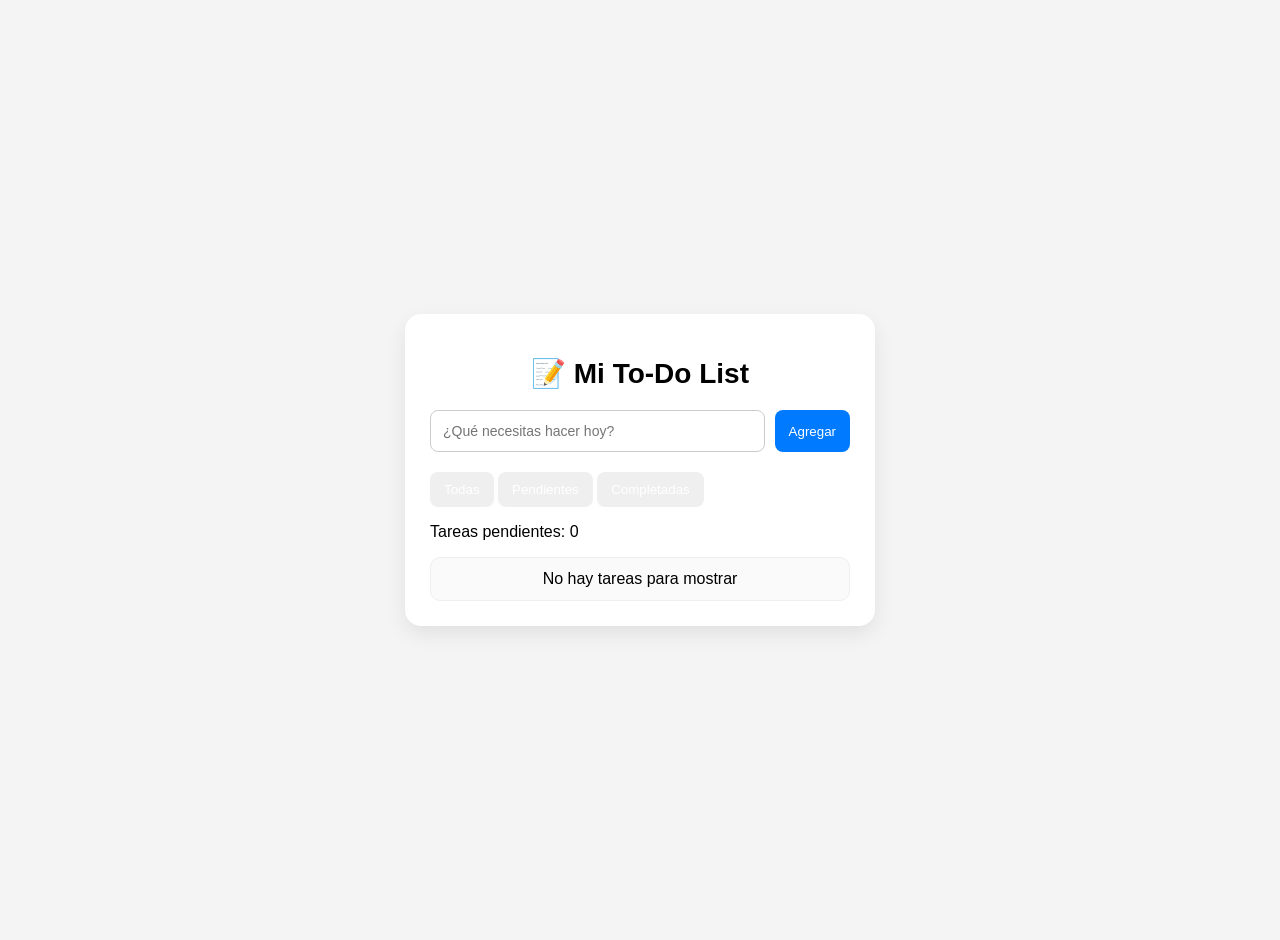
<file: index.html>
<!DOCTYPE html>
<html lang="es">
<head>
  <meta charset="UTF-8">
  <meta name="viewport" content="width=device-width, initial-scale=1.0">
  <title>To-Do List</title>
  <link rel="stylesheet" href="style.css">
</head>
<body>

  <div class="app">
    <h1>📝 Mi To-Do List</h1>

    <div class="input-container">
      <input
       id="task-input"
       type="text"
       placeholder="¿Qué necesitas hacer hoy?"
      />
      <button id="add-btn">Agregar</button>
    </div>

    <div class="filters">
      <button data-filter="all" class="active">Todas</button>
      <button data-filter="pending">Pendientes</button>
      <button data-filter="completed">Completadas</button>
    </div>

    <p class="task-counter">Tareas pendientes: 0</p>
 
    <ul id="tasklist" class="task-list"></ul>
  </div>

  <script>
    const STORAGE_KEY = 'friendly-winner-tasks';
    const taskInput = document.getElementById('task-input');
    const addBtn = document.getElementById('add-btn');
    const taskList = document.getElementById('tasklist');
    const taskCounter = document.querySelector('.task-counter');
    const filterButtons = document.querySelectorAll('.filters button');

    let tasks = loadTasks();
    let currentFilter = 'all';

    function loadTasks() {
      const raw = localStorage.getItem(STORAGE_KEY);
      if (!raw) {
        return [];
      }

      try {
        return JSON.parse(raw) || [];
      } catch (error) {
        console.warn('Error leyendo tareas desde localStorage:', error);
        return [];
      }
    }

    function saveTasks() {
      localStorage.setItem(STORAGE_KEY, JSON.stringify(tasks));
    }

    function renderTasks() {
      taskList.innerHTML = '';
      const filteredTasks = tasks.filter(task => {
        if (currentFilter === 'pending') return !task.completed;
        if (currentFilter === 'completed') return task.completed;
        return true;
      });

      if (filteredTasks.length === 0) {
        const emptyItem = document.createElement('li');
        emptyItem.className = 'task';
        emptyItem.style.justifyContent = 'center';
        emptyItem.textContent = 'No hay tareas para mostrar';
        taskList.appendChild(emptyItem);
      } else {
        filteredTasks.forEach(task => {
          const li = document.createElement('li');
          li.className = `task${task.completed ? ' completed' : ''}`;

          const text = document.createElement('span');
          text.className = 'task-text';
          text.textContent = task.text;

          const completeBtn = document.createElement('button');
          completeBtn.className = 'complete-btn';
          completeBtn.type = 'button';
          completeBtn.title = task.completed ? 'Desmarcar completado' : 'Marcar como completado';
          completeBtn.textContent = '✔';
          completeBtn.addEventListener('click', () => {
            toggleComplete(task.id);
          });

          const deleteBtn = document.createElement('button');
          deleteBtn.className = 'delete-btn';
          deleteBtn.type = 'button';
          deleteBtn.title = 'Eliminar tarea';
          deleteBtn.textContent = '🗑';
          deleteBtn.addEventListener('click', () => {
            deleteTask(task.id);
          });

          li.appendChild(text);
          li.appendChild(completeBtn);
          li.appendChild(deleteBtn);
          taskList.appendChild(li);
        });
      }

      updateCounter();
    }

    function updateCounter() {
      const pendingCount = tasks.filter(task => !task.completed).length;
      taskCounter.textContent = `Tareas pendientes: ${pendingCount}`;
    }

    function addTask() {
      const text = taskInput.value.trim();
      if (text === '') return;

      const nextId = tasks.length > 0 ? Math.max(...tasks.map(task => task.id)) + 1 : 1;
      tasks.push({ id: nextId, text, completed: false });
      taskInput.value = '';
      saveTasks();
      renderTasks();
    }

    function toggleComplete(id) {
      tasks = tasks.map(task =>
        task.id === id ? { ...task, completed: !task.completed } : task
      );
      saveTasks();
      renderTasks();
    }

    function deleteTask(id) {
      tasks = tasks.filter(task => task.id !== id);
      saveTasks();
      renderTasks();
    }

    function updateFilter(selectedFilter) {
      currentFilter = selectedFilter;
      filterButtons.forEach(button => {
        button.classList.toggle('active', button.dataset.filter === selectedFilter);
      });
      renderTasks();
    }

    addBtn.addEventListener('click', addTask);
    taskInput.addEventListener('keydown', event => {
      if (event.key === 'Enter') {
        addTask();
      }
    });

    filterButtons.forEach(button => {
      button.addEventListener('click', () => {
        updateFilter(button.dataset.filter);
      });
    });

    renderTasks();
  </script>
</body>
</html>
</file>
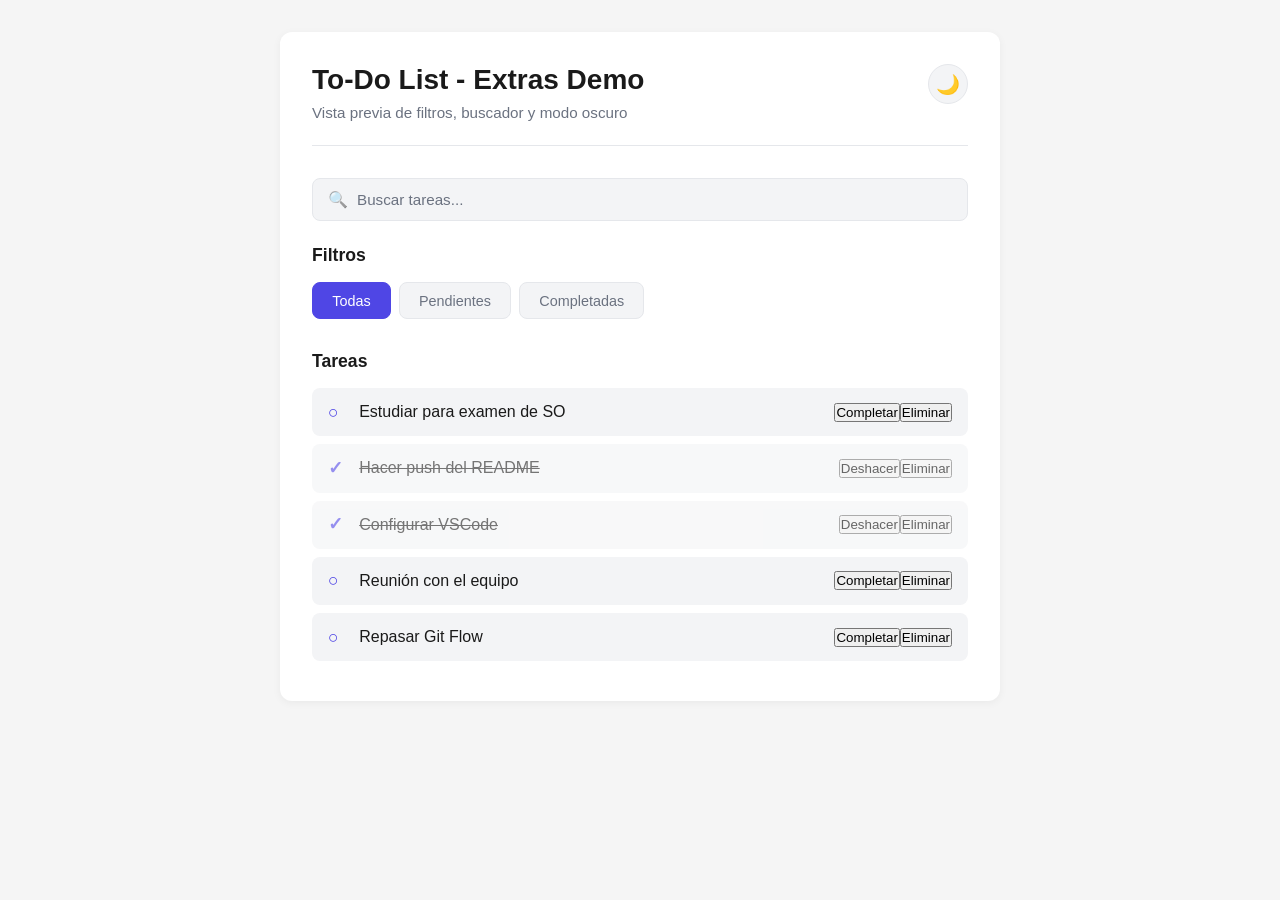
<file: extras-demo.html>
<!DOCTYPE html>
<html lang="es">
<head>
  <meta charset="UTF-8">
  <meta name="viewport" content="width=device-width, initial-scale=1.0">
  <title>Demo - Extras (Filtros, Búsqueda y Dark Mode)</title>
  <link rel="stylesheet" href="extras.css">
</head>
<body>
  <div class="container">
    <header>
        <div class="header-top">
            <div>
            <h1>To-Do List - Extras Demo</h1>
            <p class="subtitle">Vista previa de filtros, buscador y modo oscuro</p>
            </div>
            <button id="theme-toggle" class="theme-toggle" aria-label="Cambiar a modo oscuro">🌙</button>
        </div>
    </header>

    <!-- Sección de búsqueda -->
    <section class="search-section">
    <div class="search-wrapper">
        <span class="search-icon">🔍</span>
        <input
        type="text"
        id="search-input"
        class="search-input"
        placeholder="Buscar tareas..."
        autocomplete="off"
        />
        <button id="search-clear" class="search-clear" aria-label="Limpiar búsqueda" hidden>✕</button>
    </div>
    </section>

    <!-- Sección de filtros -->
    <section class="filters-section">
      <h2>Filtros</h2>
      <div class="filters">
        <button class="filter-btn active" data-filter="all">Todas</button>
        <button class="filter-btn" data-filter="pending">Pendientes</button>
        <button class="filter-btn" data-filter="completed">Completadas</button>
      </div>
    </section>

    <!-- Lista de tareas (mock data para probar) -->
    <section class="tasks-section">
      <h2>Tareas</h2>
      <ul id="task-list" class="task-list"></ul>
    </section>
  </div>

  <script type="module">
  import { initFilters } from './services/filters.js';
  import { initSearch } from './services/search.js';
  import { initTheme } from './services/theme.js';
  import { renderFilteredTasks } from './services/taskRenderer.js';

  // Datos de prueba (mock) - simulan tareas reales
  const mockTasks = [
    { id: 1, text: 'Estudiar para examen de SO', completed: false },
    { id: 2, text: 'Hacer push del README', completed: true },
    { id: 3, text: 'Configurar VSCode', completed: true },
    { id: 4, text: 'Reunión con el equipo', completed: false },
    { id: 5, text: 'Repasar Git Flow', completed: false }
  ];

  const taskList = document.getElementById('task-list');

  /**
   * Función central que aplica todo y renderiza
   */
  function update() {
    renderFilteredTasks(mockTasks, taskList);
  }

  // Render inicial
  update();

  // Conectar todos los listeners a la función central
  initFilters(update);
  initSearch(update);
  initTheme();
</script>
</body>
</html>
</file>
<file: style.css>
body {
  font-family: 'Segoe UI', sans-serif;
  background: #f4f4f4;
  margin: 0;
  min-height: 100vh;
  display: flex;
  justify-content: center;
  align-items: center;
  padding: 20px;
}

.app {
  width: 100%;
  max-width: 420px;
  background: white;
  padding: 25px;
  border-radius: 16px;
  box-shadow: 0 8px 20px rgba(0,0,0,0.08);
}

h1 {
  text-align: center;
  margin-bottom: 20px;
  font-size: 28px;
}

.input-container {
  display: flex;
  gap: 10px;
  margin-bottom: 20px;
}

input {
  flex: 1;
  padding: 12px;
  border: 1px solid #ccc;
  border-radius: 8px;
  font-size: 14px;
}

button {
  cursor: pointer;
  padding: 10px 14px;
  border: none;
  border-radius: 8px;
  color: white;
  transition: 0.3s;
  font-weight: 500;
}

#add-btn {
  background: #007bff;
}

#add-btn:hover {
  background: #0056b3;
}

.complete-btn {
  background: #28a745;
}

.complete-btn:hover {
  background: #1e7e34;
}

.delete-btn {
  background: #dc3545;
}

.delete-btn:hover {
  background: #b02a37;
}

.task-list {
  list-style: none;
  padding: 0;
  margin: 0;
}

.task {
  display: flex;
  align-items: center;
  gap: 10px;
  margin-top: 12px;
  padding: 12px;
  background: #fafafa;
  border-radius: 10px;
  border: 1px solid #eee;
}

.task-text {
  flex: 1;
}

.completed {
  text-decoration: line-through;
  opacity: 0.6;
}
</file>
<file: extras.css>
/* ===========================
   Variables CSS (preparadas para dark mode)
   =========================== */
:root {
  --bg-color: #f5f5f5;
  --text-color: #1a1a1a;
  --container-bg: #ffffff;
  --primary: #4f46e5;
  --primary-hover: #4338ca;
  --border: #e5e7eb;
  --btn-inactive: #f3f4f6;
  --btn-inactive-text: #6b7280;
  --shadow: 0 2px 8px rgba(0, 0, 0, 0.05);
}

/* ===========================
   Reset y base
   =========================== */
* {
  margin: 0;
  padding: 0;
  box-sizing: border-box;
}

body {
  font-family: -apple-system, BlinkMacSystemFont, "Segoe UI", sans-serif;
  background-color: var(--bg-color);
  color: var(--text-color);
  min-height: 100vh;
  padding: 2rem 1rem;
  transition: background-color 0.3s ease, color 0.3s ease;
}

/* ===========================
   Layout
   =========================== */
.container {
  max-width: 720px;
  margin: 0 auto;
  background: var(--container-bg);
  border-radius: 12px;
  padding: 2rem;
  box-shadow: var(--shadow);
}

header {
  text-align: center;
  margin-bottom: 2rem;
  padding-bottom: 1.5rem;
  border-bottom: 1px solid var(--border);
}

header h1 {
  font-size: 1.75rem;
  margin-bottom: 0.5rem;
}

.subtitle {
  color: var(--btn-inactive-text);
  font-size: 0.95rem;
}

/* ===========================
   Sección de filtros
   =========================== */
.filters-section {
  margin-bottom: 2rem;
}

.filters-section h2 {
  font-size: 1.1rem;
  margin-bottom: 1rem;
  color: var(--text-color);
}

.filters {
  display: flex;
  gap: 0.5rem;
  flex-wrap: wrap;
}

.filter-btn {
  padding: 0.6rem 1.2rem;
  border: 1px solid var(--border);
  background: var(--btn-inactive);
  color: var(--btn-inactive-text);
  border-radius: 8px;
  font-size: 0.9rem;
  font-weight: 500;
  cursor: pointer;
  transition: all 0.2s ease;
}

.filter-btn:hover {
  background: var(--border);
  color: var(--text-color);
}

.filter-btn.active {
  background: var(--primary);
  color: #ffffff;
  border-color: var(--primary);
}

.filter-btn.active:hover {
  background: var(--primary-hover);
  border-color: var(--primary-hover);
}

/* ===========================
   Sección de tareas
   =========================== */
.tasks-section h2 {
  font-size: 1.1rem;
  margin-bottom: 1rem;
}

.task-list {
  list-style: none;
}

.task {
  display: flex;
  align-items: center;
  gap: 0.75rem;
  padding: 0.85rem 1rem;
  background: var(--btn-inactive);
  border-radius: 8px;
  margin-bottom: 0.5rem;
  transition: all 0.2s ease;
}

.task:hover {
  background: var(--border);
}

.task.completed {
  opacity: 0.6;
}

.task.completed .task-text {
  text-decoration: line-through;
}

.task-status {
  font-size: 1.1rem;
  font-weight: bold;
  color: var(--primary);
  min-width: 1.2rem;
}

.task-text {
  flex: 1;
}

.empty {
  text-align: center;
  padding: 2rem;
  color: var(--btn-inactive-text);
  font-style: italic;
}
/* ===========================
   Sección de búsqueda
   =========================== */
.search-section {
  margin-bottom: 1.5rem;
}

.search-wrapper {
  position: relative;
  display: flex;
  align-items: center;
}

.search-icon {
  position: absolute;
  left: 1rem;
  font-size: 1rem;
  pointer-events: none;
  opacity: 0.6;
}

.search-input {
  width: 100%;
  padding: 0.75rem 2.75rem 0.75rem 2.75rem;
  border: 1px solid var(--border);
  background: var(--btn-inactive);
  color: var(--text-color);
  border-radius: 8px;
  font-size: 0.95rem;
  font-family: inherit;
  transition: all 0.2s ease;
  outline: none;
}

.search-input:focus {
  border-color: var(--primary);
  background: var(--container-bg);
  box-shadow: 0 0 0 3px rgba(79, 70, 229, 0.1);
}

.search-input::placeholder {
  color: var(--btn-inactive-text);
}

.search-clear {
  position: absolute;
  right: 0.75rem;
  background: transparent;
  border: none;
  color: var(--btn-inactive-text);
  font-size: 1rem;
  cursor: pointer;
  padding: 0.4rem;
  border-radius: 50%;
  transition: all 0.2s ease;
}

.search-clear:hover {
  background: var(--border);
  color: var(--text-color);
}
/* ===========================
   Header con botón de tema
   =========================== */
.header-top {
  display: flex;
  justify-content: space-between;
  align-items: flex-start;
  gap: 1rem;
}

.header-top > div {
  text-align: left;
}

.theme-toggle {
  background: var(--btn-inactive);
  border: 1px solid var(--border);
  border-radius: 50%;
  width: 2.5rem;
  height: 2.5rem;
  font-size: 1.2rem;
  cursor: pointer;
  display: flex;
  align-items: center;
  justify-content: center;
  transition: all 0.2s ease;
  flex-shrink: 0;
}

.theme-toggle:hover {
  background: var(--border);
  transform: scale(1.05);
}

/* ===========================
   Dark Mode - Override de variables
   =========================== */
body.dark-mode {
  --bg-color: #0f172a;
  --text-color: #f1f5f9;
  --container-bg: #1e293b;
  --primary: #818cf8;
  --primary-hover: #a5b4fc;
  --border: #334155;
  --btn-inactive: #1e293b;
  --btn-inactive-text: #94a3b8;
  --shadow: 0 2px 12px rgba(0, 0, 0, 0.4);
}
</file>
